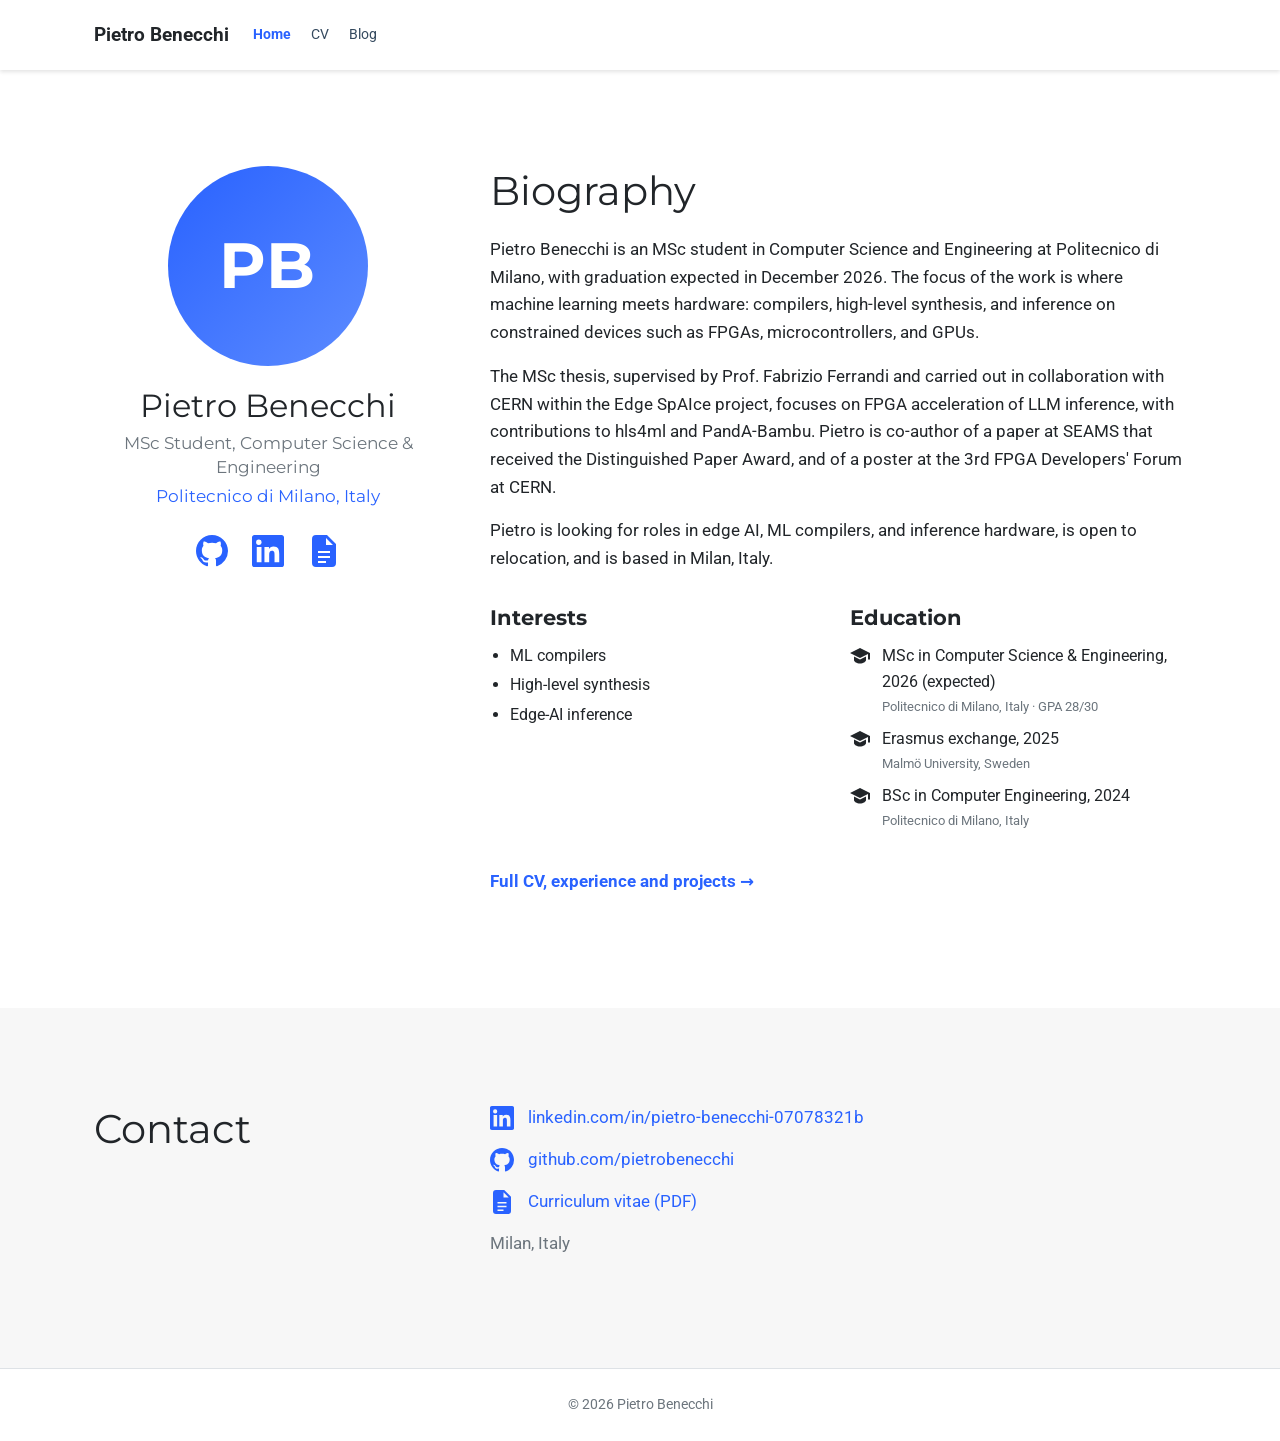
<file: index.html>
<!doctype html>
<html lang="en">
<head>
  <meta charset="utf-8">
  <meta name="viewport" content="width=device-width, initial-scale=1">
  <title>Pietro Benecchi</title>
  <meta name="description" content="Pietro Benecchi — MSc student in Computer Science and Engineering at Politecnico di Milano. ML compilers, high-level synthesis and edge-AI inference.">
  <meta name="author" content="Pietro Benecchi">
  <meta name="theme-color" content="#2962ff">
  <link rel="canonical" href="https://pietrobenecchi.github.io/">
  <link rel="icon" href="assets/favicon.svg" type="image/svg+xml">

  <meta property="og:type" content="website">
  <meta property="og:url" content="https://pietrobenecchi.github.io/">
  <meta property="og:title" content="Pietro Benecchi">
  <meta property="og:description" content="Pietro Benecchi — MSc student in Computer Science and Engineering at Politecnico di Milano. ML compilers, high-level synthesis and edge-AI inference.">
  <meta property="og:site_name" content="Pietro Benecchi">
  <meta name="twitter:card" content="summary">

  <link rel="preconnect" href="https://fonts.googleapis.com">
  <link rel="preconnect" href="https://fonts.gstatic.com" crossorigin>
  <link rel="stylesheet" href="https://fonts.googleapis.com/css2?family=Montserrat:wght@400;700&family=Roboto:ital,wght@0,400;0,700;1,400&display=swap">
  <link rel="stylesheet" href="assets/style.css">
</head>
<body>
  <svg xmlns="http://www.w3.org/2000/svg" style="display:none">
    <symbol id="i-github" viewBox="0 0 16 16"><path d="M8 0C3.58 0 0 3.58 0 8c0 3.54 2.29 6.53 5.47 7.59.4.07.55-.17.55-.38 0-.19-.01-.82-.01-1.49-2.01.37-2.53-.49-2.69-.94-.09-.23-.48-.94-.82-1.13-.28-.15-.68-.52-.01-.53.63-.01 1.08.58 1.23.82.72 1.21 1.87.87 2.33.66.07-.52.28-.87.51-1.07-1.78-.2-3.64-.89-3.64-3.95 0-.87.31-1.59.82-2.15-.08-.2-.36-1.02.08-2.12 0 0 .67-.21 2.2.82.64-.18 1.32-.27 2-.27.68 0 1.36.09 2 .27 1.53-1.04 2.2-.82 2.2-.82.44 1.1.16 1.92.08 2.12.51.56.82 1.27.82 2.15 0 3.07-1.87 3.75-3.65 3.95.29.25.54.73.54 1.48 0 1.07-.01 1.93-.01 2.2 0 .21.15.46.55.38A8.01 8.01 0 0 0 16 8c0-4.42-3.58-8-8-8z"/></symbol>
    <symbol id="i-linkedin" viewBox="0 0 16 16"><path d="M14.8 0H1.2C.54 0 0 .52 0 1.16v13.68C0 15.48.54 16 1.2 16h13.6c.66 0 1.2-.52 1.2-1.16V1.16C16 .52 15.46 0 14.8 0zM4.75 13.63H2.38V6h2.37v7.63zM3.56 4.96a1.38 1.38 0 1 1 0-2.75 1.38 1.38 0 0 1 0 2.75zm10.07 8.67h-2.37V9.92c0-.89-.02-2.03-1.24-2.03-1.24 0-1.43.97-1.43 1.97v3.77H6.22V6h2.27v1.04h.03c.32-.6 1.09-1.24 2.25-1.24 2.4 0 2.85 1.58 2.85 3.64v4.19z"/></symbol>
    <symbol id="i-cv" viewBox="0 0 16 16"><path d="M4 0h5.5L14 4.5V14a2 2 0 0 1-2 2H4a2 2 0 0 1-2-2V2a2 2 0 0 1 2-2zm5 1.5V5h3.5L9 1.5zM5 8v1h6V8H5zm0 2.5v1h6v-1H5zm0 2.5v1h4v-1H5z"/></symbol>
    <symbol id="i-cap" viewBox="0 0 20 16"><path d="M10 0 0 5l10 5 8-4v5.5h2V5L10 0zM4 8.6V12c0 1.7 2.7 3.5 6 3.5s6-1.8 6-3.5V8.6l-6 3-6-3z"/></symbol>
    <symbol id="i-link" viewBox="0 0 16 16"><path d="M9 1h6v6h-2V4.41L7.71 9.7 6.3 8.29 11.59 3H9V1zM2 3h5v2H3v8h8V9h2v5a1 1 0 0 1-1 1H2a1 1 0 0 1-1-1V4a1 1 0 0 1 1-1z"/></symbol>
  </svg>

  <a class="skip-link" href="#main">Skip to content</a>

  <header class="navbar">
    <nav class="container navbar-inner" aria-label="Primary">
      <a class="navbar-brand" href="index.html">Pietro Benecchi</a>
      <ul class="navbar-links">
        <li><a href="index.html" aria-current="page">Home</a></li>
        <li><a href="cv.html">CV</a></li>
        <li><a href="blog.html">Blog</a></li>
      </ul>
    </nav>
  </header>

  <main id="main">

    <!-- ABOUT -->
    <section id="about" class="section">
      <div class="container about">
        <div class="profile">
          <!-- TODO: replace the initials with a photo, e.g. <img class="avatar" src="assets/avatar.jpg" alt="Portrait of Pietro Benecchi" width="200" height="200"> -->
          <div class="avatar" role="img" aria-label="Pietro Benecchi">PB</div>
          <h1 class="profile-name">Pietro Benecchi</h1>
          <p class="profile-role">MSc Student, Computer Science &amp; Engineering</p>
          <p class="profile-org"><a href="https://www.polimi.it/" rel="noopener">Politecnico di Milano, Italy</a></p>
          <ul class="social">
            <li><a href="https://github.com/pietrobenecchi" rel="noopener" aria-label="GitHub"><svg aria-hidden="true"><use href="#i-github"/></svg></a></li>
            <li><a href="https://www.linkedin.com/in/pietro-benecchi-07078321b" rel="noopener" aria-label="LinkedIn"><svg aria-hidden="true"><use href="#i-linkedin"/></svg></a></li>
            <li><a href="cv.html" aria-label="CV and experience"><svg aria-hidden="true"><use href="#i-cv"/></svg></a></li>
          </ul>
        </div>

        <div class="bio">
          <h2 class="section-title">Biography</h2>
          <p>Pietro Benecchi is an MSc student in Computer Science and Engineering at Politecnico di Milano, with graduation expected in December 2026. The focus of the work is where machine learning meets hardware: compilers, high-level synthesis, and inference on constrained devices such as FPGAs, microcontrollers, and GPUs.</p>
          <p>The MSc thesis, supervised by Prof. Fabrizio Ferrandi and carried out in collaboration with CERN within the Edge SpAIce project, focuses on FPGA acceleration of LLM inference, with contributions to hls4ml and PandA-Bambu. Pietro is co-author of a paper at SEAMS that received the Distinguished Paper Award, and of a poster at the 3rd FPGA Developers' Forum at CERN.</p>
          <p>Pietro is looking for roles in edge AI, ML compilers, and inference hardware, is open to relocation, and is based in Milan, Italy.</p>

          <div class="bio-cols">
            <div>
              <h3>Interests</h3>
              <ul class="interests">
                <li>ML compilers</li>
                <li>High-level synthesis</li>
                <li>Edge-AI inference</li>
              </ul>
            </div>
            <div>
              <h3>Education</h3>
              <ul class="education">
                <li>
                  <svg aria-hidden="true"><use href="#i-cap"/></svg>
                  <div><p>MSc in Computer Science &amp; Engineering, 2026 (expected)</p><p class="meta">Politecnico di Milano, Italy · GPA 28/30</p></div>
                </li>
                <li>
                  <svg aria-hidden="true"><use href="#i-cap"/></svg>
                  <div><p>Erasmus exchange, 2025</p><p class="meta">Malmö University, Sweden</p></div>
                </li>
                <li>
                  <svg aria-hidden="true"><use href="#i-cap"/></svg>
                  <div><p>BSc in Computer Engineering, 2024</p><p class="meta">Politecnico di Milano, Italy</p></div>
                </li>
              </ul>
            </div>
          </div>
          <p class="more"><a href="cv.html">Full CV, experience and projects <span aria-hidden="true">→</span></a></p>
        </div>
      </div>
    </section>

    <!-- CONTACT -->
    <section id="contact" class="section section-alt">
      <div class="container split">
        <h2 class="section-title">Contact</h2>
        <ul class="contact">
          <!-- TODO: add email: <li><svg aria-hidden="true"><use href="#i-..."/></svg><a href="mailto:...">...</a></li> -->
          <li><svg aria-hidden="true"><use href="#i-linkedin"/></svg><a href="https://www.linkedin.com/in/pietro-benecchi-07078321b" rel="noopener">linkedin.com/in/pietro-benecchi-07078321b</a></li>
          <li><svg aria-hidden="true"><use href="#i-github"/></svg><a href="https://github.com/pietrobenecchi" rel="noopener">github.com/pietrobenecchi</a></li>
          <li><svg aria-hidden="true"><use href="#i-cv"/></svg><a href="assets/cv.pdf">Curriculum vitae (PDF)</a></li>
          <li class="muted">Milan, Italy</li>
        </ul>
      </div>
    </section>
  </main>

  <footer class="footer">
    <div class="container">
      <p>© 2026 Pietro Benecchi</p>
    </div>
  </footer>
</body>
</html>
</file>
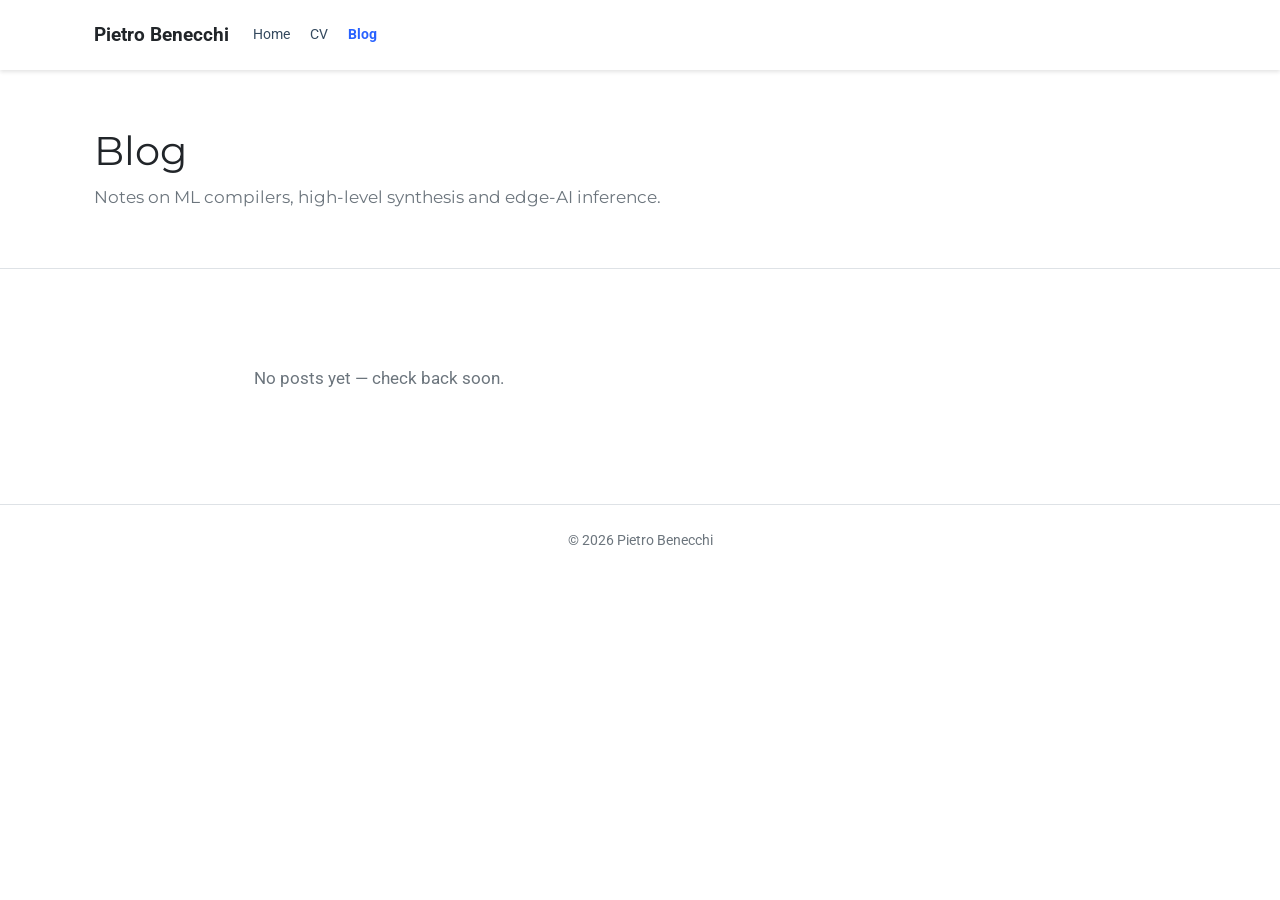
<file: blog.html>
<!doctype html>
<html lang="en">
<head>
  <meta charset="utf-8">
  <meta name="viewport" content="width=device-width, initial-scale=1">
  <title>Blog — Pietro Benecchi</title>
  <meta name="description" content="Notes by Pietro Benecchi on ML compilers, high-level synthesis and edge-AI inference.">
  <meta name="author" content="Pietro Benecchi">
  <meta name="theme-color" content="#2962ff">
  <link rel="canonical" href="https://pietrobenecchi.github.io/blog.html">
  <link rel="icon" href="assets/favicon.svg" type="image/svg+xml">

  <meta property="og:type" content="website">
  <meta property="og:url" content="https://pietrobenecchi.github.io/blog.html">
  <meta property="og:title" content="Blog — Pietro Benecchi">
  <meta property="og:description" content="Notes by Pietro Benecchi on ML compilers, high-level synthesis and edge-AI inference.">
  <meta property="og:site_name" content="Pietro Benecchi">
  <meta name="twitter:card" content="summary">

  <link rel="preconnect" href="https://fonts.googleapis.com">
  <link rel="preconnect" href="https://fonts.gstatic.com" crossorigin>
  <link rel="stylesheet" href="https://fonts.googleapis.com/css2?family=Montserrat:wght@400;700&family=Roboto:ital,wght@0,400;0,700;1,400&display=swap">
  <link rel="stylesheet" href="assets/style.css">
</head>
<body>
  <svg xmlns="http://www.w3.org/2000/svg" style="display:none">
    <symbol id="i-github" viewBox="0 0 16 16"><path d="M8 0C3.58 0 0 3.58 0 8c0 3.54 2.29 6.53 5.47 7.59.4.07.55-.17.55-.38 0-.19-.01-.82-.01-1.49-2.01.37-2.53-.49-2.69-.94-.09-.23-.48-.94-.82-1.13-.28-.15-.68-.52-.01-.53.63-.01 1.08.58 1.23.82.72 1.21 1.87.87 2.33.66.07-.52.28-.87.51-1.07-1.78-.2-3.64-.89-3.64-3.95 0-.87.31-1.59.82-2.15-.08-.2-.36-1.02.08-2.12 0 0 .67-.21 2.2.82.64-.18 1.32-.27 2-.27.68 0 1.36.09 2 .27 1.53-1.04 2.2-.82 2.2-.82.44 1.1.16 1.92.08 2.12.51.56.82 1.27.82 2.15 0 3.07-1.87 3.75-3.65 3.95.29.25.54.73.54 1.48 0 1.07-.01 1.93-.01 2.2 0 .21.15.46.55.38A8.01 8.01 0 0 0 16 8c0-4.42-3.58-8-8-8z"/></symbol>
    <symbol id="i-linkedin" viewBox="0 0 16 16"><path d="M14.8 0H1.2C.54 0 0 .52 0 1.16v13.68C0 15.48.54 16 1.2 16h13.6c.66 0 1.2-.52 1.2-1.16V1.16C16 .52 15.46 0 14.8 0zM4.75 13.63H2.38V6h2.37v7.63zM3.56 4.96a1.38 1.38 0 1 1 0-2.75 1.38 1.38 0 0 1 0 2.75zm10.07 8.67h-2.37V9.92c0-.89-.02-2.03-1.24-2.03-1.24 0-1.43.97-1.43 1.97v3.77H6.22V6h2.27v1.04h.03c.32-.6 1.09-1.24 2.25-1.24 2.4 0 2.85 1.58 2.85 3.64v4.19z"/></symbol>
    <symbol id="i-cv" viewBox="0 0 16 16"><path d="M4 0h5.5L14 4.5V14a2 2 0 0 1-2 2H4a2 2 0 0 1-2-2V2a2 2 0 0 1 2-2zm5 1.5V5h3.5L9 1.5zM5 8v1h6V8H5zm0 2.5v1h6v-1H5zm0 2.5v1h4v-1H5z"/></symbol>
    <symbol id="i-cap" viewBox="0 0 20 16"><path d="M10 0 0 5l10 5 8-4v5.5h2V5L10 0zM4 8.6V12c0 1.7 2.7 3.5 6 3.5s6-1.8 6-3.5V8.6l-6 3-6-3z"/></symbol>
    <symbol id="i-link" viewBox="0 0 16 16"><path d="M9 1h6v6h-2V4.41L7.71 9.7 6.3 8.29 11.59 3H9V1zM2 3h5v2H3v8h8V9h2v5a1 1 0 0 1-1 1H2a1 1 0 0 1-1-1V4a1 1 0 0 1 1-1z"/></symbol>
  </svg>

  <a class="skip-link" href="#main">Skip to content</a>

  <header class="navbar">
    <nav class="container navbar-inner" aria-label="Primary">
      <a class="navbar-brand" href="index.html">Pietro Benecchi</a>
      <ul class="navbar-links">
        <li><a href="index.html">Home</a></li>
        <li><a href="cv.html">CV</a></li>
        <li><a href="blog.html" aria-current="page">Blog</a></li>
      </ul>
    </nav>
  </header>

  <main id="main">
    <section class="page-header">
      <div class="container">
        <h1 class="page-title">Blog</h1>
        <p class="page-lead">Notes on ML compilers, high-level synthesis and edge-AI inference.</p>
      </div>
    </section>

    <section class="section">
      <div class="container narrow">
        <!--
          To publish a post:
            1. copy blog/_template.html to blog/<slug>.html and write the post;
            2. add an entry at the top of the list below:

          <li class="post">
            <p class="post-date"><time datetime="2026-12-01">Dec 1, 2026</time></p>
            <h2 class="post-title"><a href="blog/<slug>.html">Post title</a></h2>
            <p class="post-summary">One- or two-sentence summary.</p>
          </li>
        -->
        <ul class="posts"></ul>
        <p class="empty">No posts yet — check back soon.</p>
      </div>
    </section>
  </main>

  <footer class="footer">
    <div class="container">
      <p>© 2026 Pietro Benecchi</p>
    </div>
  </footer>
</body>
</html>
</file>
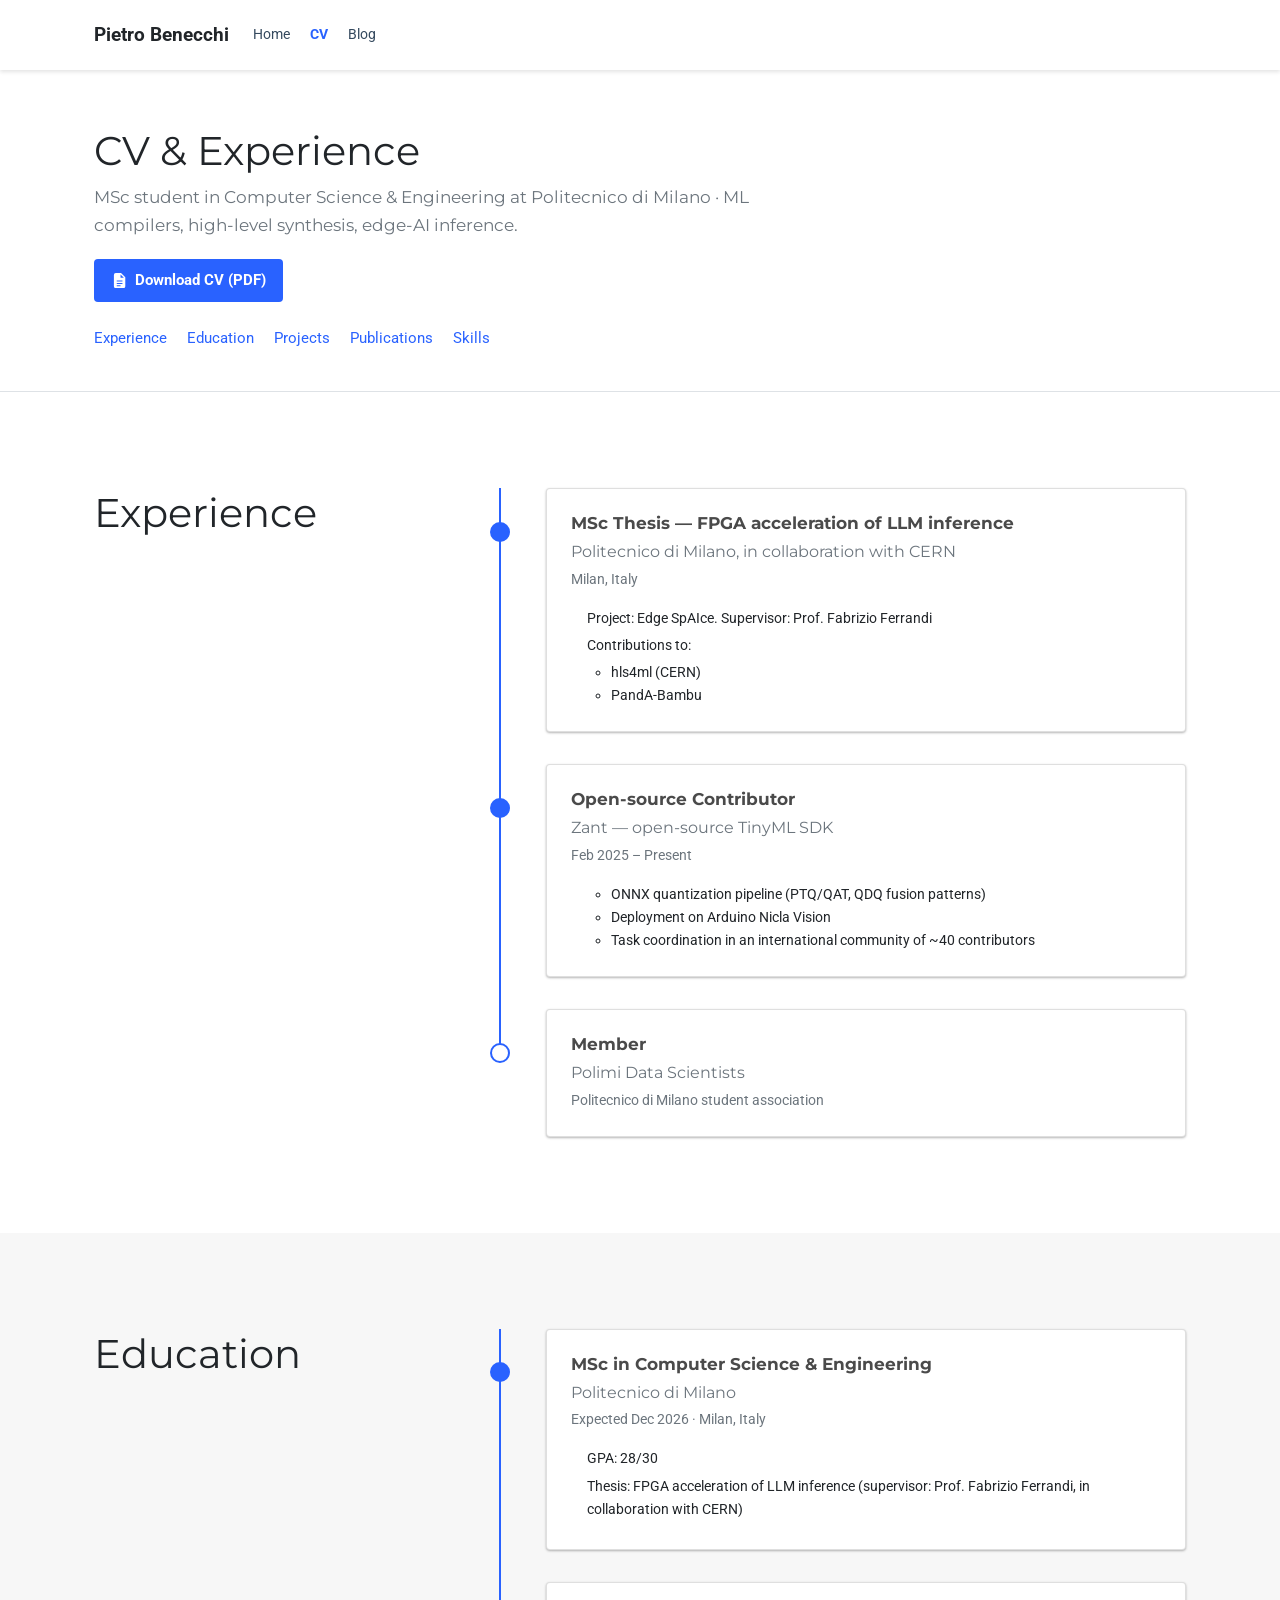
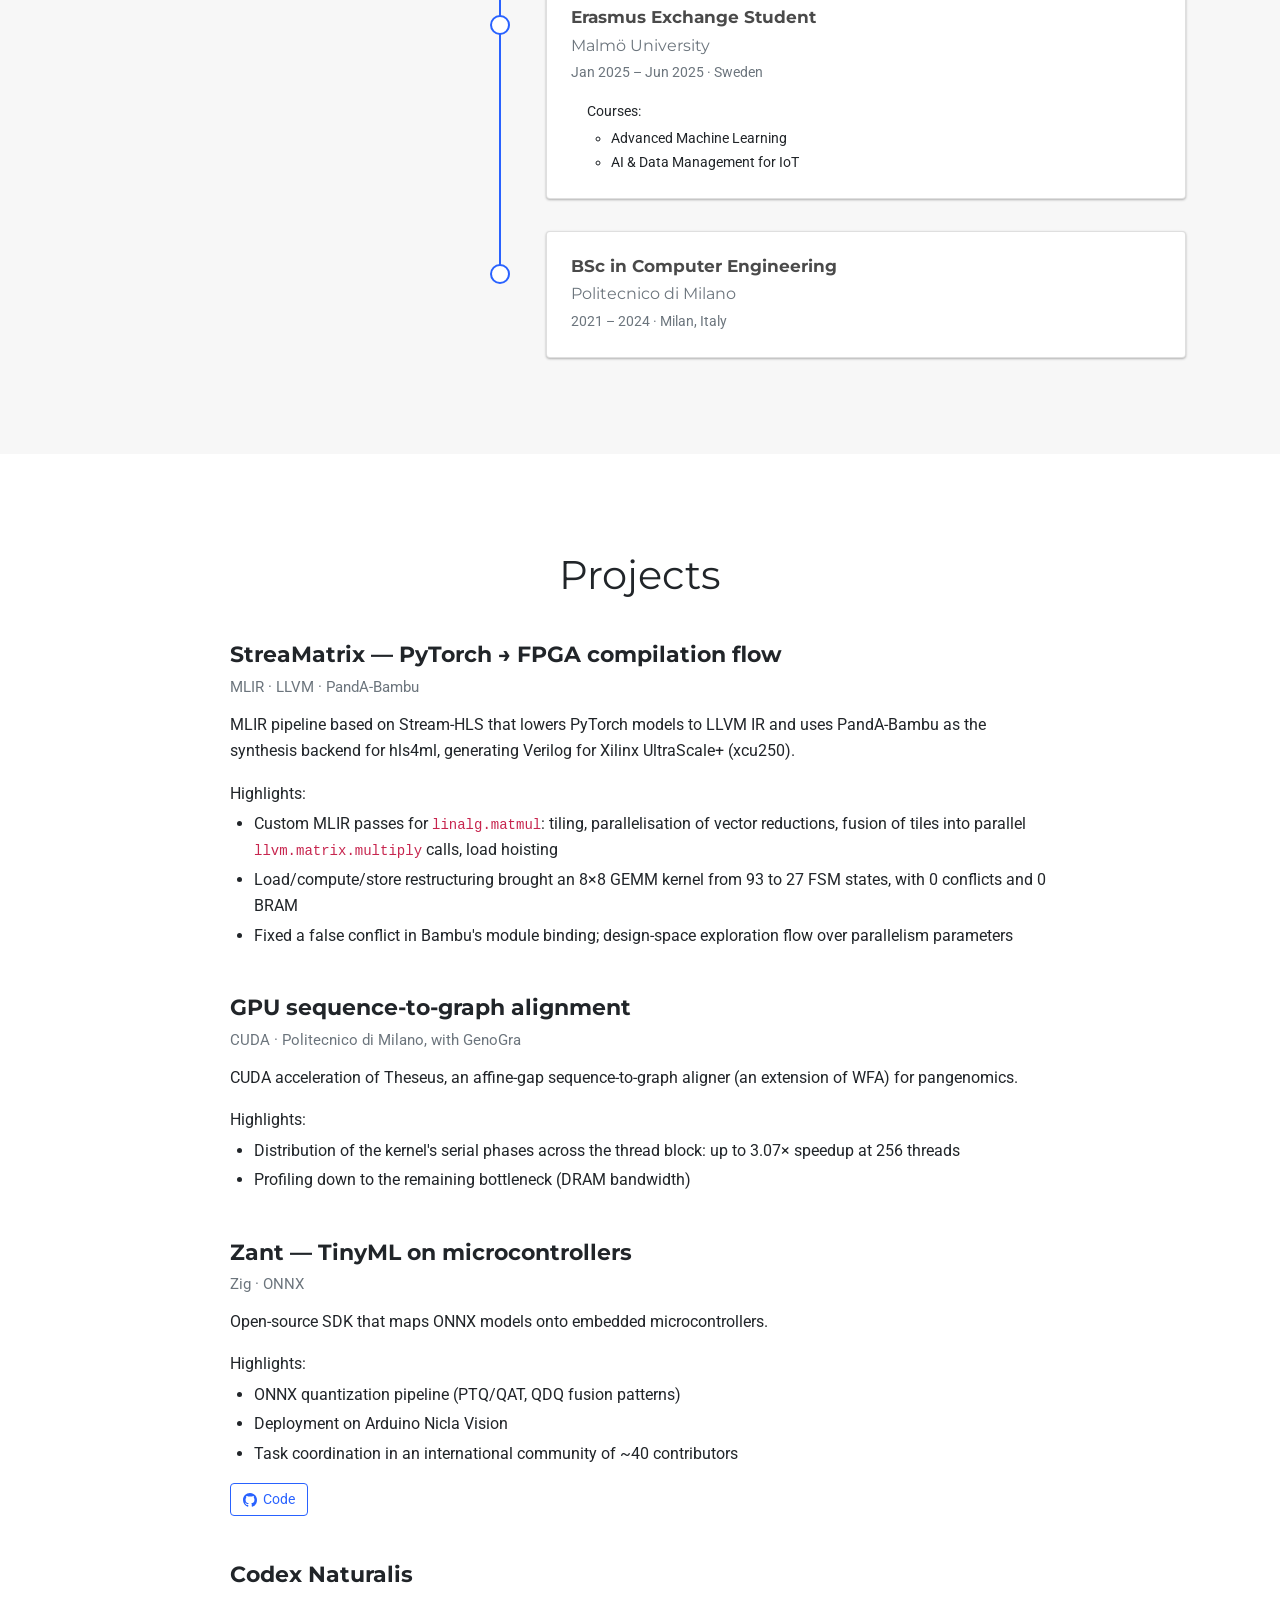
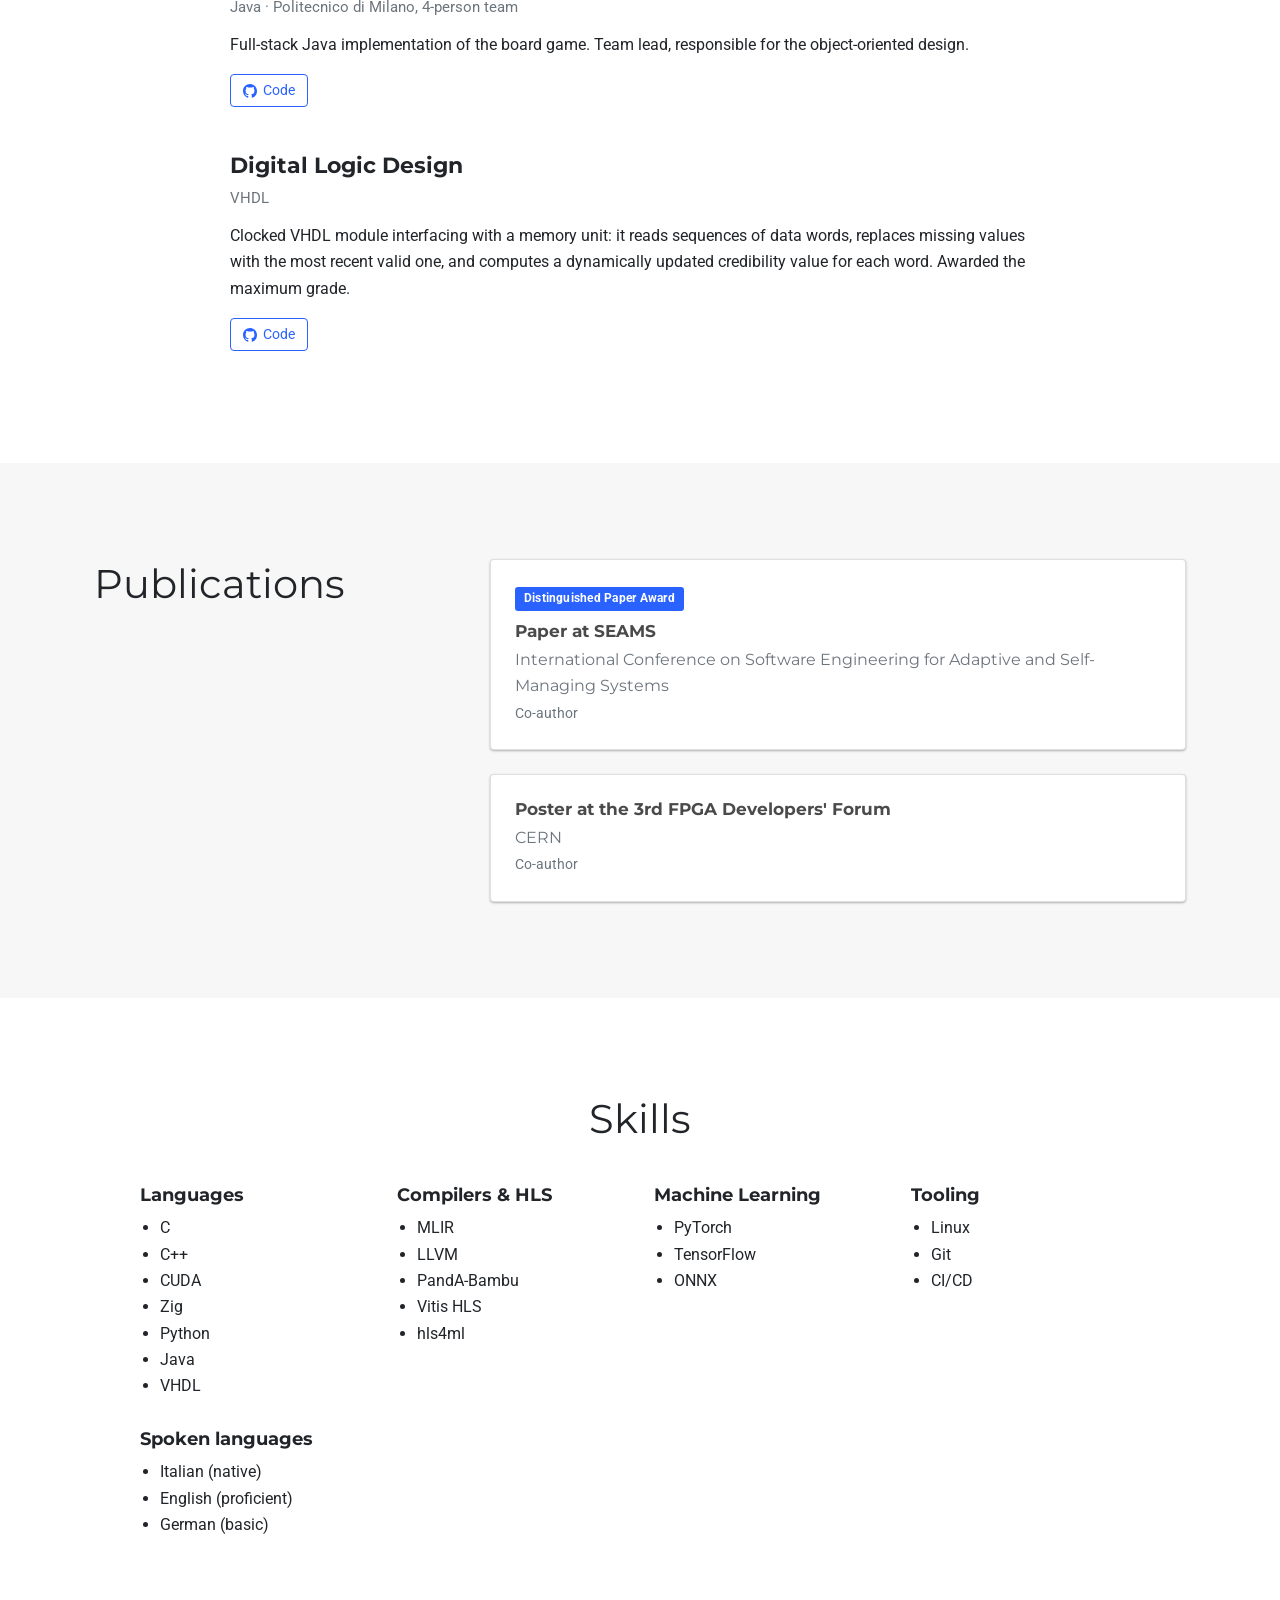
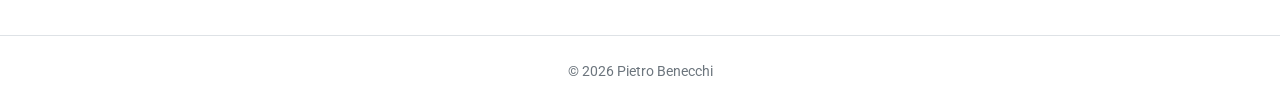
<file: cv.html>
<!doctype html>
<html lang="en">
<head>
  <meta charset="utf-8">
  <meta name="viewport" content="width=device-width, initial-scale=1">
  <title>CV & Experience — Pietro Benecchi</title>
  <meta name="description" content="Experience, education, projects, publications and skills of Pietro Benecchi: ML compilers, high-level synthesis and edge-AI inference.">
  <meta name="author" content="Pietro Benecchi">
  <meta name="theme-color" content="#2962ff">
  <link rel="canonical" href="https://pietrobenecchi.github.io/cv.html">
  <link rel="icon" href="assets/favicon.svg" type="image/svg+xml">

  <meta property="og:type" content="website">
  <meta property="og:url" content="https://pietrobenecchi.github.io/cv.html">
  <meta property="og:title" content="CV & Experience — Pietro Benecchi">
  <meta property="og:description" content="Experience, education, projects, publications and skills of Pietro Benecchi: ML compilers, high-level synthesis and edge-AI inference.">
  <meta property="og:site_name" content="Pietro Benecchi">
  <meta name="twitter:card" content="summary">

  <link rel="preconnect" href="https://fonts.googleapis.com">
  <link rel="preconnect" href="https://fonts.gstatic.com" crossorigin>
  <link rel="stylesheet" href="https://fonts.googleapis.com/css2?family=Montserrat:wght@400;700&family=Roboto:ital,wght@0,400;0,700;1,400&display=swap">
  <link rel="stylesheet" href="assets/style.css">
</head>
<body>
  <svg xmlns="http://www.w3.org/2000/svg" style="display:none">
    <symbol id="i-github" viewBox="0 0 16 16"><path d="M8 0C3.58 0 0 3.58 0 8c0 3.54 2.29 6.53 5.47 7.59.4.07.55-.17.55-.38 0-.19-.01-.82-.01-1.49-2.01.37-2.53-.49-2.69-.94-.09-.23-.48-.94-.82-1.13-.28-.15-.68-.52-.01-.53.63-.01 1.08.58 1.23.82.72 1.21 1.87.87 2.33.66.07-.52.28-.87.51-1.07-1.78-.2-3.64-.89-3.64-3.95 0-.87.31-1.59.82-2.15-.08-.2-.36-1.02.08-2.12 0 0 .67-.21 2.2.82.64-.18 1.32-.27 2-.27.68 0 1.36.09 2 .27 1.53-1.04 2.2-.82 2.2-.82.44 1.1.16 1.92.08 2.12.51.56.82 1.27.82 2.15 0 3.07-1.87 3.75-3.65 3.95.29.25.54.73.54 1.48 0 1.07-.01 1.93-.01 2.2 0 .21.15.46.55.38A8.01 8.01 0 0 0 16 8c0-4.42-3.58-8-8-8z"/></symbol>
    <symbol id="i-linkedin" viewBox="0 0 16 16"><path d="M14.8 0H1.2C.54 0 0 .52 0 1.16v13.68C0 15.48.54 16 1.2 16h13.6c.66 0 1.2-.52 1.2-1.16V1.16C16 .52 15.46 0 14.8 0zM4.75 13.63H2.38V6h2.37v7.63zM3.56 4.96a1.38 1.38 0 1 1 0-2.75 1.38 1.38 0 0 1 0 2.75zm10.07 8.67h-2.37V9.92c0-.89-.02-2.03-1.24-2.03-1.24 0-1.43.97-1.43 1.97v3.77H6.22V6h2.27v1.04h.03c.32-.6 1.09-1.24 2.25-1.24 2.4 0 2.85 1.58 2.85 3.64v4.19z"/></symbol>
    <symbol id="i-cv" viewBox="0 0 16 16"><path d="M4 0h5.5L14 4.5V14a2 2 0 0 1-2 2H4a2 2 0 0 1-2-2V2a2 2 0 0 1 2-2zm5 1.5V5h3.5L9 1.5zM5 8v1h6V8H5zm0 2.5v1h6v-1H5zm0 2.5v1h4v-1H5z"/></symbol>
    <symbol id="i-cap" viewBox="0 0 20 16"><path d="M10 0 0 5l10 5 8-4v5.5h2V5L10 0zM4 8.6V12c0 1.7 2.7 3.5 6 3.5s6-1.8 6-3.5V8.6l-6 3-6-3z"/></symbol>
    <symbol id="i-link" viewBox="0 0 16 16"><path d="M9 1h6v6h-2V4.41L7.71 9.7 6.3 8.29 11.59 3H9V1zM2 3h5v2H3v8h8V9h2v5a1 1 0 0 1-1 1H2a1 1 0 0 1-1-1V4a1 1 0 0 1 1-1z"/></symbol>
  </svg>

  <a class="skip-link" href="#main">Skip to content</a>

  <header class="navbar">
    <nav class="container navbar-inner" aria-label="Primary">
      <a class="navbar-brand" href="index.html">Pietro Benecchi</a>
      <ul class="navbar-links">
        <li><a href="index.html">Home</a></li>
        <li><a href="cv.html" aria-current="page">CV</a></li>
        <li><a href="blog.html">Blog</a></li>
      </ul>
    </nav>
  </header>

  <main id="main">
    <section class="page-header">
      <div class="container">
        <h1 class="page-title">CV &amp; Experience</h1>
        <p class="page-lead">MSc student in Computer Science &amp; Engineering at Politecnico di Milano · ML compilers, high-level synthesis, edge-AI inference.</p>
        <p class="page-actions">
          <a class="btn" href="assets/cv.pdf"><svg aria-hidden="true"><use href="#i-cv"/></svg>Download CV (PDF)</a>
        </p>
        <ul class="toc" aria-label="On this page">
          <li><a href="#experience">Experience</a></li>
          <li><a href="#education">Education</a></li>
          <li><a href="#projects">Projects</a></li>
          <li><a href="#publications">Publications</a></li>
          <li><a href="#skills">Skills</a></li>
        </ul>
      </div>
    </section>

    <!-- EXPERIENCE -->
    <section id="experience" class="section">
      <div class="container split">
        <h2 class="section-title">Experience</h2>
        <ol class="timeline">
          <li class="timeline-item current">
            <article class="card">
              <h3 class="card-title">MSc Thesis — FPGA acceleration of LLM inference</h3>
              <p class="card-org">Politecnico di Milano, in collaboration with CERN</p>
              <p class="card-meta">Milan, Italy</p>
              <div class="card-body">
                <p>Project: Edge SpAIce. Supervisor: Prof. Fabrizio Ferrandi</p>
                <p>Contributions to:</p>
                <ul>
                  <li>hls4ml (CERN)</li>
                  <li>PandA-Bambu</li>
                </ul>
              </div>
            </article>
          </li>
          <li class="timeline-item current">
            <article class="card">
              <h3 class="card-title">Open-source Contributor</h3>
              <p class="card-org">Zant — open-source TinyML SDK</p>
              <p class="card-meta">Feb 2025 – Present</p>
              <div class="card-body">
                <ul>
                  <li>ONNX quantization pipeline (PTQ/QAT, QDQ fusion patterns)</li>
                  <li>Deployment on Arduino Nicla Vision</li>
                  <li>Task coordination in an international community of ~40 contributors</li>
                </ul>
              </div>
            </article>
          </li>
          <li class="timeline-item">
            <article class="card">
              <h3 class="card-title">Member</h3>
              <p class="card-org">Polimi Data Scientists</p>
              <p class="card-meta">Politecnico di Milano student association</p>
            </article>
          </li>
        </ol>
      </div>
    </section>

    <!-- EDUCATION -->
    <section id="education" class="section section-alt">
      <div class="container split">
        <h2 class="section-title">Education</h2>
        <ol class="timeline">
          <li class="timeline-item current">
            <article class="card">
              <h3 class="card-title">MSc in Computer Science &amp; Engineering</h3>
              <p class="card-org">Politecnico di Milano</p>
              <p class="card-meta">Expected Dec 2026 <span aria-hidden="true">·</span> Milan, Italy</p>
              <div class="card-body">
                <p>GPA: 28/30</p>
                <p>Thesis: FPGA acceleration of LLM inference (supervisor: Prof. Fabrizio Ferrandi, in collaboration with CERN)</p>
              </div>
            </article>
          </li>
          <li class="timeline-item">
            <article class="card">
              <h3 class="card-title">Erasmus Exchange Student</h3>
              <p class="card-org">Malmö University</p>
              <p class="card-meta">Jan 2025 – Jun 2025 <span aria-hidden="true">·</span> Sweden</p>
              <div class="card-body">
                <p>Courses:</p>
                <ul>
                  <li>Advanced Machine Learning</li>
                  <li>AI &amp; Data Management for IoT</li>
                </ul>
              </div>
            </article>
          </li>
          <li class="timeline-item">
            <article class="card">
              <h3 class="card-title">BSc in Computer Engineering</h3>
              <p class="card-org">Politecnico di Milano</p>
              <p class="card-meta">2021 – 2024 <span aria-hidden="true">·</span> Milan, Italy</p>
            </article>
          </li>
        </ol>
      </div>
    </section>

    <!-- PROJECTS -->
    <section id="projects" class="section">
      <div class="container">
        <h2 class="section-title center">Projects</h2>

        <article class="entry">
          <h3>StreaMatrix — PyTorch → FPGA compilation flow</h3>
          <p class="entry-meta">MLIR · LLVM · PandA-Bambu</p>
          <p>MLIR pipeline based on Stream-HLS that lowers PyTorch models to LLVM IR and uses PandA-Bambu as the synthesis backend for hls4ml, generating Verilog for Xilinx UltraScale+ (xcu250).</p>
          <p class="entry-label">Highlights:</p>
          <ul>
            <li>Custom MLIR passes for <code>linalg.matmul</code>: tiling, parallelisation of vector reductions, fusion of tiles into parallel <code>llvm.matrix.multiply</code> calls, load hoisting</li>
            <li>Load/compute/store restructuring brought an 8×8 GEMM kernel from 93 to 27 FSM states, with 0 conflicts and 0 BRAM</li>
            <li>Fixed a false conflict in Bambu's module binding; design-space exploration flow over parallelism parameters</li>
          </ul>
        </article>

        <article class="entry">
          <h3>GPU sequence-to-graph alignment</h3>
          <p class="entry-meta">CUDA · Politecnico di Milano, with GenoGra</p>
          <p>CUDA acceleration of Theseus, an affine-gap sequence-to-graph aligner (an extension of WFA) for pangenomics.</p>
          <p class="entry-label">Highlights:</p>
          <ul>
            <li>Distribution of the kernel's serial phases across the thread block: up to 3.07× speedup at 256 threads</li>
            <li>Profiling down to the remaining bottleneck (DRAM bandwidth)</li>
          </ul>
        </article>

        <article class="entry">
          <h3>Zant — TinyML on microcontrollers</h3>
          <p class="entry-meta">Zig · ONNX</p>
          <p>Open-source SDK that maps ONNX models onto embedded microcontrollers.</p>
          <p class="entry-label">Highlights:</p>
          <ul>
            <li>ONNX quantization pipeline (PTQ/QAT, QDQ fusion patterns)</li>
            <li>Deployment on Arduino Nicla Vision</li>
            <li>Task coordination in an international community of ~40 contributors</li>
          </ul>
          <p class="entry-links"><a href="https://github.com/ZantFoundation/Z-Ant" rel="noopener"><svg aria-hidden="true"><use href="#i-github"/></svg>Code</a></p>
        </article>

        <article class="entry">
          <h3>Codex Naturalis</h3>
          <p class="entry-meta">Java · Politecnico di Milano, 4-person team</p>
          <p>Full-stack Java implementation of the board game. Team lead, responsible for the object-oriented design.</p>
          <p class="entry-links"><a href="https://github.com/pietrobenecchi/CodexNaturalis" rel="noopener"><svg aria-hidden="true"><use href="#i-github"/></svg>Code</a></p>
        </article>

        <article class="entry">
          <h3>Digital Logic Design</h3>
          <p class="entry-meta">VHDL</p>
          <p>Clocked VHDL module interfacing with a memory unit: it reads sequences of data words, replaces missing values with the most recent valid one, and computes a dynamically updated credibility value for each word. Awarded the maximum grade.</p>
          <p class="entry-links"><a href="https://github.com/pietrobenecchi/Digital-logic-design" rel="noopener"><svg aria-hidden="true"><use href="#i-github"/></svg>Code</a></p>
        </article>
      </div>
    </section>

    <!-- PUBLICATIONS -->
    <section id="publications" class="section section-alt">
      <div class="container split">
        <h2 class="section-title">Publications</h2>
        <div class="stack">
          <!-- TODO: add the SEAMS paper title, authors and link -->
          <article class="card">
            <p class="badge">Distinguished Paper Award</p>
            <h3 class="card-title">Paper at SEAMS</h3>
            <p class="card-org">International Conference on Software Engineering for Adaptive and Self-Managing Systems</p>
            <p class="card-meta">Co-author</p>
          </article>
          <!-- TODO: add the poster title, authors and link -->
          <article class="card">
            <h3 class="card-title">Poster at the 3rd FPGA Developers' Forum</h3>
            <p class="card-org">CERN</p>
            <p class="card-meta">Co-author</p>
          </article>
        </div>
      </div>
    </section>

    <!-- SKILLS -->
    <section id="skills" class="section">
      <div class="container">
        <h2 class="section-title center">Skills</h2>
        <div class="skills">
          <div><h3>Languages</h3><ul><li>C</li><li>C++</li><li>CUDA</li><li>Zig</li><li>Python</li><li>Java</li><li>VHDL</li></ul></div>
          <div><h3>Compilers &amp; HLS</h3><ul><li>MLIR</li><li>LLVM</li><li>PandA-Bambu</li><li>Vitis HLS</li><li>hls4ml</li></ul></div>
          <div><h3>Machine Learning</h3><ul><li>PyTorch</li><li>TensorFlow</li><li>ONNX</li></ul></div>
          <div><h3>Tooling</h3><ul><li>Linux</li><li>Git</li><li>CI/CD</li></ul></div>
          <div><h3>Spoken languages</h3><ul><li>Italian (native)</li><li>English (proficient)</li><li>German (basic)</li></ul></div>
        </div>
      </div>
    </section>
  </main>

  <footer class="footer">
    <div class="container">
      <p>© 2026 Pietro Benecchi</p>
    </div>
  </footer>
</body>
</html>
</file>
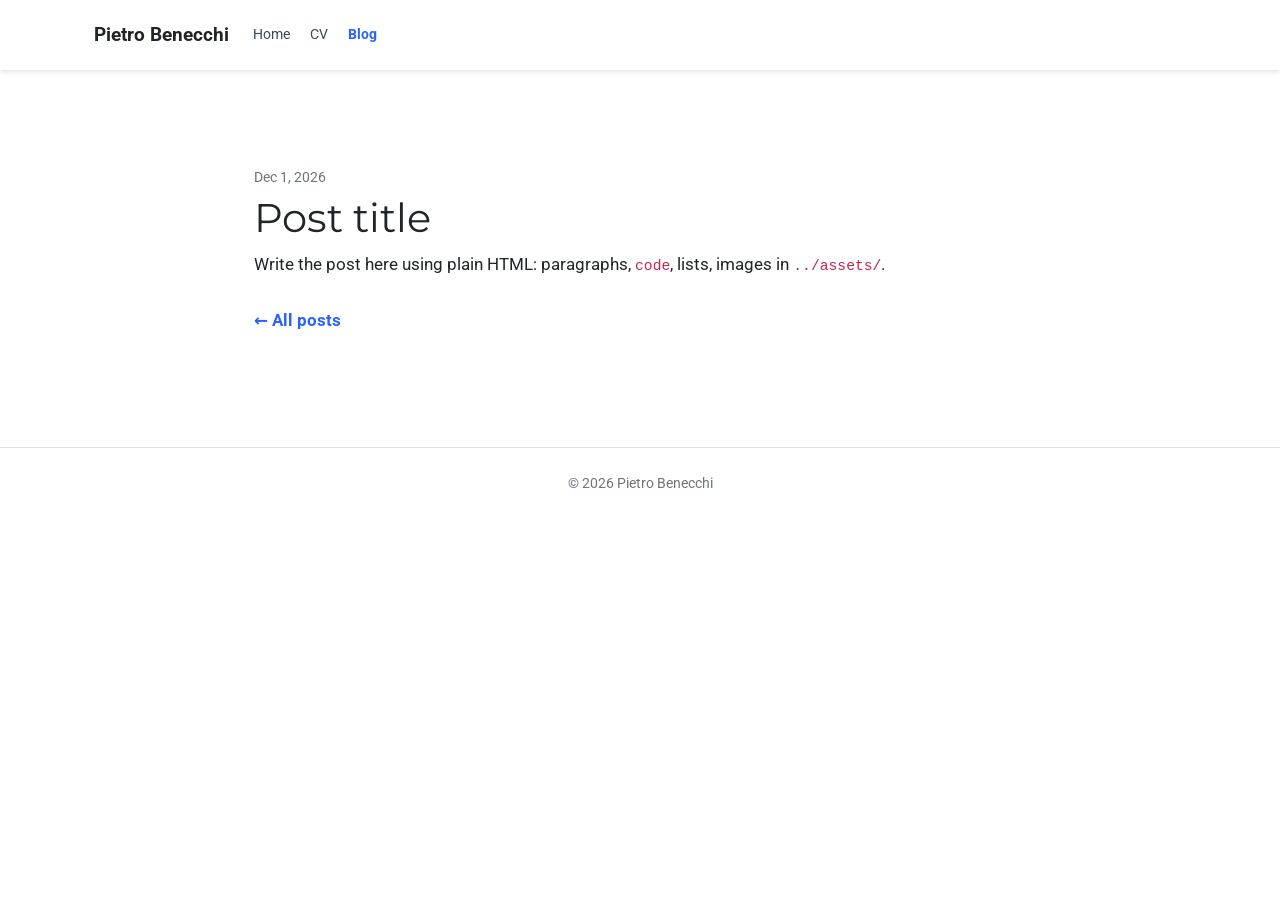
<file: blog/_template.html>
<!doctype html>
<html lang="en">
<head>
  <meta charset="utf-8">
  <meta name="viewport" content="width=device-width, initial-scale=1">
  <title>Post title — Pietro Benecchi</title>
  <meta name="description" content="One-sentence summary of the post.">
  <meta name="author" content="Pietro Benecchi">
  <meta name="theme-color" content="#2962ff">
  <link rel="canonical" href="https://pietrobenecchi.github.io/blog/_template.html">
  <link rel="icon" href="../assets/favicon.svg" type="image/svg+xml">

  <meta property="og:type" content="website">
  <meta property="og:url" content="https://pietrobenecchi.github.io/blog/_template.html">
  <meta property="og:title" content="Post title — Pietro Benecchi">
  <meta property="og:description" content="One-sentence summary of the post.">
  <meta property="og:site_name" content="Pietro Benecchi">
  <meta name="twitter:card" content="summary">

  <link rel="preconnect" href="https://fonts.googleapis.com">
  <link rel="preconnect" href="https://fonts.gstatic.com" crossorigin>
  <link rel="stylesheet" href="https://fonts.googleapis.com/css2?family=Montserrat:wght@400;700&family=Roboto:ital,wght@0,400;0,700;1,400&display=swap">
  <link rel="stylesheet" href="../assets/style.css">
</head>
<body>
  <svg xmlns="http://www.w3.org/2000/svg" style="display:none">
    <symbol id="i-github" viewBox="0 0 16 16"><path d="M8 0C3.58 0 0 3.58 0 8c0 3.54 2.29 6.53 5.47 7.59.4.07.55-.17.55-.38 0-.19-.01-.82-.01-1.49-2.01.37-2.53-.49-2.69-.94-.09-.23-.48-.94-.82-1.13-.28-.15-.68-.52-.01-.53.63-.01 1.08.58 1.23.82.72 1.21 1.87.87 2.33.66.07-.52.28-.87.51-1.07-1.78-.2-3.64-.89-3.64-3.95 0-.87.31-1.59.82-2.15-.08-.2-.36-1.02.08-2.12 0 0 .67-.21 2.2.82.64-.18 1.32-.27 2-.27.68 0 1.36.09 2 .27 1.53-1.04 2.2-.82 2.2-.82.44 1.1.16 1.92.08 2.12.51.56.82 1.27.82 2.15 0 3.07-1.87 3.75-3.65 3.95.29.25.54.73.54 1.48 0 1.07-.01 1.93-.01 2.2 0 .21.15.46.55.38A8.01 8.01 0 0 0 16 8c0-4.42-3.58-8-8-8z"/></symbol>
    <symbol id="i-linkedin" viewBox="0 0 16 16"><path d="M14.8 0H1.2C.54 0 0 .52 0 1.16v13.68C0 15.48.54 16 1.2 16h13.6c.66 0 1.2-.52 1.2-1.16V1.16C16 .52 15.46 0 14.8 0zM4.75 13.63H2.38V6h2.37v7.63zM3.56 4.96a1.38 1.38 0 1 1 0-2.75 1.38 1.38 0 0 1 0 2.75zm10.07 8.67h-2.37V9.92c0-.89-.02-2.03-1.24-2.03-1.24 0-1.43.97-1.43 1.97v3.77H6.22V6h2.27v1.04h.03c.32-.6 1.09-1.24 2.25-1.24 2.4 0 2.85 1.58 2.85 3.64v4.19z"/></symbol>
    <symbol id="i-cv" viewBox="0 0 16 16"><path d="M4 0h5.5L14 4.5V14a2 2 0 0 1-2 2H4a2 2 0 0 1-2-2V2a2 2 0 0 1 2-2zm5 1.5V5h3.5L9 1.5zM5 8v1h6V8H5zm0 2.5v1h6v-1H5zm0 2.5v1h4v-1H5z"/></symbol>
    <symbol id="i-cap" viewBox="0 0 20 16"><path d="M10 0 0 5l10 5 8-4v5.5h2V5L10 0zM4 8.6V12c0 1.7 2.7 3.5 6 3.5s6-1.8 6-3.5V8.6l-6 3-6-3z"/></symbol>
    <symbol id="i-link" viewBox="0 0 16 16"><path d="M9 1h6v6h-2V4.41L7.71 9.7 6.3 8.29 11.59 3H9V1zM2 3h5v2H3v8h8V9h2v5a1 1 0 0 1-1 1H2a1 1 0 0 1-1-1V4a1 1 0 0 1 1-1z"/></symbol>
  </svg>

  <a class="skip-link" href="#main">Skip to content</a>

  <header class="navbar">
    <nav class="container navbar-inner" aria-label="Primary">
      <a class="navbar-brand" href="../index.html">Pietro Benecchi</a>
      <ul class="navbar-links">
        <li><a href="../index.html">Home</a></li>
        <li><a href="../cv.html">CV</a></li>
        <li><a href="../blog.html" aria-current="page">Blog</a></li>
      </ul>
    </nav>
  </header>

  <main id="main">
    <article class="section">
      <div class="container narrow post-body">
        <p class="post-date"><time datetime="2026-12-01">Dec 1, 2026</time></p>
        <h1 class="page-title">Post title</h1>
        <p>Write the post here using plain HTML: paragraphs, <code>code</code>, lists, images in <code>../assets/</code>.</p>
        <p class="more"><a href="../blog.html"><span aria-hidden="true">←</span> All posts</a></p>
      </div>
    </article>
  </main>

  <footer class="footer">
    <div class="container">
      <p>© 2026 Pietro Benecchi</p>
    </div>
  </footer>
</body>
</html>
</file>
<file: assets/style.css>
/* Pietro Benecchi — personal site.
   Light academic layout: white / light-grey alternating sections, one blue accent. */

:root {
  --primary: #2962ff;
  --primary-dark: #0041f5;
  --text: #212529;
  --heading: #34495e;
  --muted: #6c757d;     /* 4.7:1 on white, 4.5:1 on --alt */
  --border: #dee2e6;
  --bg: #ffffff;
  --alt: #f7f7f7;
  --navbar-h: 70px;
  --font-heading: "Montserrat", system-ui, -apple-system, "Segoe UI", sans-serif;
  --font-body: "Roboto", system-ui, -apple-system, "Segoe UI", "Helvetica Neue", Arial, sans-serif;
  --font-mono: ui-monospace, SFMono-Regular, Menlo, Consolas, "Liberation Mono", monospace;
}

*, *::before, *::after { box-sizing: border-box; }

html {
  scroll-behavior: smooth;
  scroll-padding-top: calc(var(--navbar-h) + 8px);
  -webkit-text-size-adjust: 100%;
}
@media (prefers-reduced-motion: reduce) { html { scroll-behavior: auto; } }

body {
  margin: 0;
  background: var(--bg);
  color: var(--text);
  font-family: var(--font-body);
  font-size: 1rem;
  line-height: 1.65;
}

h1, h2, h3 { font-family: var(--font-heading); line-height: 1.25; margin: 0; }
p { margin: 0 0 1rem; }
a { color: var(--primary); text-decoration: none; }
a:hover { color: var(--primary-dark); text-decoration: underline; }
:focus-visible { outline: 2px solid var(--primary); outline-offset: 3px; border-radius: 2px; }
code { font-family: var(--font-mono); font-size: 0.875em; color: #c7254e; overflow-wrap: anywhere; }
svg { width: 1em; height: 1em; fill: currentColor; flex-shrink: 0; }

.container { width: 100%; max-width: 1140px; margin: 0 auto; padding: 0 16px; }

.skip-link {
  position: absolute; left: 1rem; top: -3rem; z-index: 100;
  background: var(--primary); color: #fff; padding: 0.5rem 0.75rem; border-radius: 4px;
}
.skip-link:focus { top: 0.5rem; color: #fff; }

/* ---------- Navbar ---------- */
.navbar {
  position: sticky; top: 0; z-index: 50;
  background: var(--bg);
  box-shadow: 0 0.125rem 0.25rem rgba(0, 0, 0, 0.11);
}
.navbar-inner {
  display: flex; flex-wrap: wrap; align-items: center;
  column-gap: 1.5rem; padding-top: 0.6rem; padding-bottom: 0.4rem;
}
.navbar-brand {
  font-family: var(--font-body); font-weight: 700; font-size: 1.2rem;
  color: var(--text); padding: 0.25rem 0;
}
.navbar-brand:hover { color: var(--text); text-decoration: none; }
.navbar-links {
  list-style: none; margin: 0; padding: 0;
  display: flex; flex-wrap: wrap; column-gap: 0.9rem; row-gap: 0;
  width: 100%;
}
.navbar-links a {
  display: block; padding: 0.35rem 0; color: #34495e; font-size: 0.875rem;
}
.navbar-links a:hover { color: var(--primary); text-decoration: none; }
.navbar-links a[aria-current="page"] { color: var(--primary); font-weight: 700; }

/* ---------- Sections ---------- */
.section { padding: 64px 0; }
.section-alt { background: var(--alt); }
.section-title {
  font-weight: 400; font-size: 2.25rem; color: var(--text);
  margin-bottom: 1.25rem;
}
.section-title.center { text-align: center; margin-bottom: 2.5rem; }

/* ---------- About ---------- */
.about { display: grid; gap: 2.5rem; }
.profile { text-align: center; }
.avatar {
  width: 200px; height: 200px; margin: 0 auto 1.25rem;
  border-radius: 50%; object-fit: cover;
  display: grid; place-items: center;
  background: linear-gradient(135deg, #2962ff, #5c8bff);
  color: #fff; font-family: var(--font-heading); font-size: 4rem; font-weight: 700;
  letter-spacing: 0.02em;
}
.profile-name { font-weight: 400; font-size: 2rem; margin-bottom: 0.4rem; }
.profile-role { font-family: var(--font-heading); color: var(--muted); font-size: 1.05rem; margin-bottom: 0.25rem; line-height: 1.4; }
.profile-org { font-family: var(--font-heading); font-size: 1.05rem; }
.social {
  list-style: none; margin: 1.25rem 0 0; padding: 0;
  display: flex; justify-content: center; gap: 1rem;
}
.social a { display: inline-flex; padding: 4px; color: var(--primary); }
.social a:hover { color: var(--primary-dark); }
.social svg { width: 32px; height: 32px; }

.bio > p { font-size: 1.05rem; }
.bio-cols { display: grid; gap: 1.5rem; margin-top: 2rem; }
.bio-cols h3 { font-size: 1.3rem; margin-bottom: 0.75rem; }
.interests { margin: 0; padding-left: 1.25rem; }
.interests li { margin-bottom: 0.2rem; }
.education { list-style: none; margin: 0; padding: 0; }
.education li { display: flex; gap: 0.75rem; margin-bottom: 0.6rem; }
.education svg { width: 20px; height: 16px; margin-top: 0.3rem; color: var(--text); }
.education p { margin: 0; }
.meta { color: var(--muted); font-size: 0.8rem; }

/* ---------- Experience timeline ---------- */
.split { display: grid; gap: 1rem; }
.timeline { list-style: none; margin: 0; padding: 0; position: relative; }
.timeline-item { position: relative; padding-left: 36px; padding-bottom: 2rem; }
.timeline-item:last-child { padding-bottom: 0; }
.timeline-item::before {             /* vertical line */
  content: ""; position: absolute; left: 9px; top: 0; bottom: 0;
  width: 2px; background: var(--primary);
}
.timeline-item:last-child::before { bottom: auto; height: 3rem; }
.timeline-item::after {              /* dot */
  content: ""; position: absolute; left: 0; top: 2.1rem;
  width: 20px; height: 20px; border-radius: 50%;
  background: var(--bg); border: 2px solid var(--primary);
}
.timeline-item.current::after { background: var(--primary); }

.card {
  background: var(--bg);
  border: 1px solid rgba(0, 0, 0, 0.125);
  border-radius: 4px;
  box-shadow: 0 1px 3px rgba(0, 0, 0, 0.12), 0 1px 2px rgba(0, 0, 0, 0.18);
  padding: 1.5rem;
}
.card-title { font-size: 1.05rem; font-weight: 700; color: #4a4a4a; margin-bottom: 0.3rem; }
.card-org { font-family: var(--font-heading); color: var(--muted); font-size: 1rem; margin-bottom: 0.15rem; }
.card-meta { color: var(--muted); font-size: 0.875rem; margin-bottom: 0; }
.card-body { margin-top: 1rem; padding-left: 1rem; font-size: 0.875rem; }
.card-body p { margin-bottom: 0.25rem; }
.card-body ul { margin: 0 0 0.75rem; padding-left: 1.5rem; }
.card-body ul:last-child { margin-bottom: 0; }
.badge {
  display: inline-block; margin-bottom: 0.6rem;
  background: var(--primary); color: #fff;
  font-size: 0.75rem; font-weight: 700; letter-spacing: 0.02em;
  padding: 0.15rem 0.55rem; border-radius: 3px;
}
.stack { display: grid; gap: 1.5rem; }

/* ---------- Projects ---------- */
.entry { max-width: 820px; margin: 0 auto 2.75rem; }
.entry:last-child { margin-bottom: 0; }
.entry h3 { font-size: 1.4rem; font-weight: 700; margin-bottom: 0.4rem; }
.entry-meta { color: var(--muted); font-size: 0.95rem; margin-bottom: 0.75rem; }
.entry-label { margin-bottom: 0.25rem; }
.entry ul { margin: 0 0 1rem; padding-left: 1.5rem; }
.entry li { margin-bottom: 0.2rem; }
.entry-links a {
  display: inline-flex; align-items: center; gap: 0.4rem;
  border: 1px solid var(--primary); border-radius: 4px;
  padding: 0.25rem 0.75rem; font-size: 0.875rem;
}
.entry-links a:hover { background: var(--primary); color: #fff; text-decoration: none; }

/* ---------- Skills ---------- */
.skills {
  display: grid; gap: 1.75rem;
  grid-template-columns: repeat(auto-fit, minmax(180px, 1fr));
  max-width: 1000px; margin: 0 auto;
}
.skills h3 { font-size: 1.1rem; margin-bottom: 0.6rem; }
.skills ul { margin: 0; padding-left: 1.25rem; }

/* ---------- Contact ---------- */
.contact { list-style: none; margin: 0; padding: 0; font-size: 1.05rem; }
.contact li { display: flex; align-items: center; gap: 0.85rem; margin-bottom: 0.9rem; }
.contact a { overflow-wrap: anywhere; }
.contact svg { width: 24px; height: 24px; color: var(--primary); }
.muted { color: var(--muted); }

/* ---------- Page header (CV, Blog) ---------- */
.page-header { padding: 56px 0 40px; border-bottom: 1px solid var(--border); }
.page-title { font-weight: 400; font-size: 2.5rem; margin-bottom: 0.5rem; }
.page-lead { font-family: var(--font-heading); color: var(--muted); font-size: 1.05rem; max-width: 46rem; }
.page-actions { margin: 1.25rem 0 0; }
.btn {
  display: inline-flex; align-items: center; gap: 0.5rem;
  background: var(--primary); color: #fff; border-radius: 4px;
  padding: 0.55rem 1.1rem; font-weight: 700; font-size: 0.95rem;
}
.btn:hover { background: var(--primary-dark); color: #fff; text-decoration: none; }
.toc { list-style: none; margin: 1.5rem 0 0; padding: 0; display: flex; flex-wrap: wrap; gap: 0.25rem 1.25rem; font-size: 0.95rem; }
.more { margin-top: 1.75rem; font-weight: 700; }

/* ---------- Blog ---------- */
.narrow { max-width: 820px; }
.posts { list-style: none; margin: 0; padding: 0; }
.post { padding: 1.5rem 0; border-bottom: 1px solid var(--border); }
.post:first-child { padding-top: 0; }
.post-date { color: var(--muted); font-size: 0.875rem; margin-bottom: 0.25rem; }
.post-title { font-size: 1.4rem; margin-bottom: 0.4rem; }
.post-title a { color: var(--text); }
.post-title a:hover { color: var(--primary); }
.post-summary { margin: 0; }
.posts:not(:empty) + .empty { display: none; }
.empty { color: var(--muted); font-size: 1.05rem; }
.post-body { font-size: 1.05rem; }

/* ---------- Footer ---------- */
.footer { border-top: 1px solid var(--border); padding: 1.5rem 0; color: var(--muted); font-size: 0.875rem; text-align: center; }
.footer p { margin: 0; }

/* ---------- Larger screens ---------- */
@media (min-width: 768px) {
  .container { padding: 0 24px; }
  .navbar-inner { flex-wrap: nowrap; height: var(--navbar-h); padding-top: 0; padding-bottom: 0; }
  .navbar-links { width: auto; column-gap: 1.25rem; }
  .navbar-links a { font-size: 0.9rem; }
  .section { padding: 96px 0; }
  .bio-cols { grid-template-columns: 1fr 1fr; }
  .timeline-item { padding-left: 56px; }
  .timeline-item::before { left: 9px; }
}

@media (min-width: 992px) {
  .about { grid-template-columns: 4fr 8fr; gap: 3rem; align-items: start; }
  .split { grid-template-columns: 4fr 8fr; gap: 3rem; align-items: start; }
  .section-title { font-size: 2.5rem; }
}
</file>
